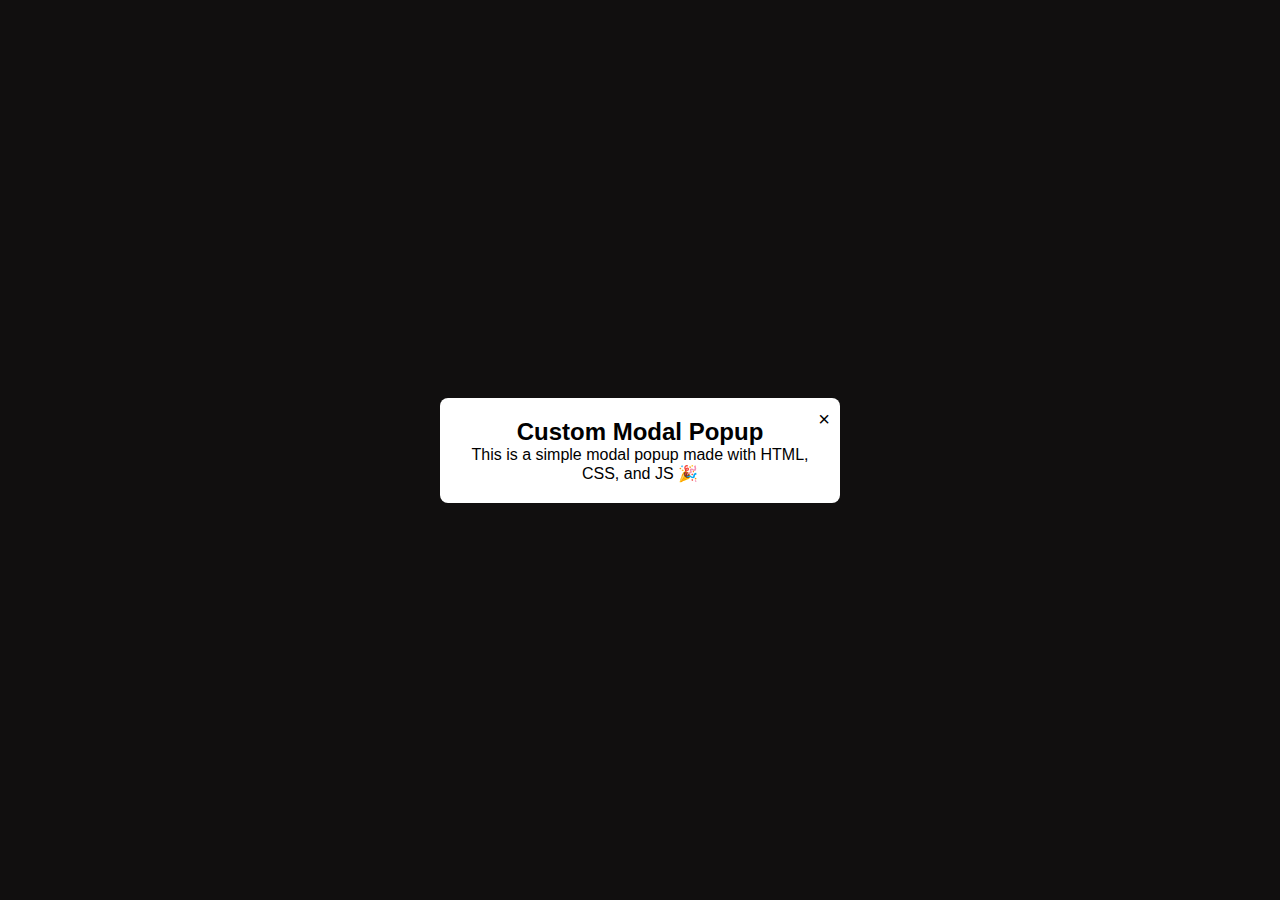
<file: CUSTOM_MODAL_POPUP/index.html>
<!DOCTYPE html>
<html lang="en">
<head>
  <meta charset="UTF-8">
  <meta name="viewport" content="width=device-width, initial-scale=1.0">
  <title>Custom Modal</title>
  <link rel="stylesheet" href="style.css">
</head>
<body>
  <!-- Open button -->
  <button id="openModalBtn">Open Modal</button>

  <!-- Modal -->
  <div id="modal" class="modal">
    <div class="modal-content">
      <span id="closeModalBtn" class="close">&times;</span>
      <h2>Custom Modal Popup</h2>
      <p>This is a simple modal popup made with HTML, CSS, and JS 🎉</p>
    </div>
  </div>

  <script src="script.js"></script>
</body>
</html>
</file>
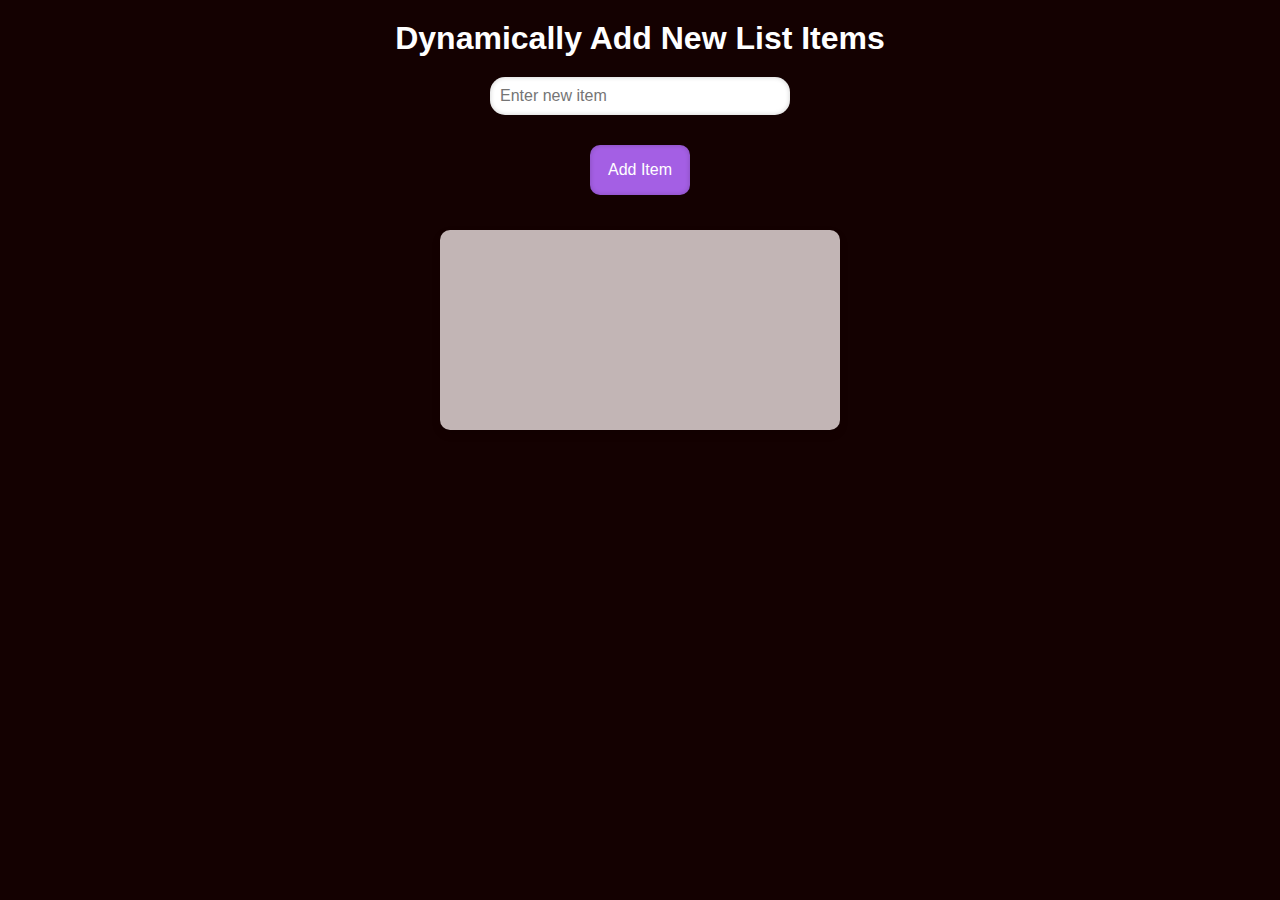
<file: DYNAMICALLY_ADD_NEW_LIST_ITEMS/index.html>
<!DOCTYPE html>
<html lang="en">
<head>
    <meta charset="UTF-8">
    <meta name="viewport" content="width=device-width, initial-scale=1.0">
    <title>Dynamically Add New List Items</title>
    <link rel="stylesheet" href="style.css">
</head>
<body>
    <h1>Dynamically Add New List Items</h1>
    <input type="text" id="new-item" placeholder="Enter new item">
    <button id="add-item">Add Item</button>
    <ul id="item-list">
        <!-- List items will be added here -->
    </ul>

    <script src="script.js"></script>
</body>
</html>
</file>
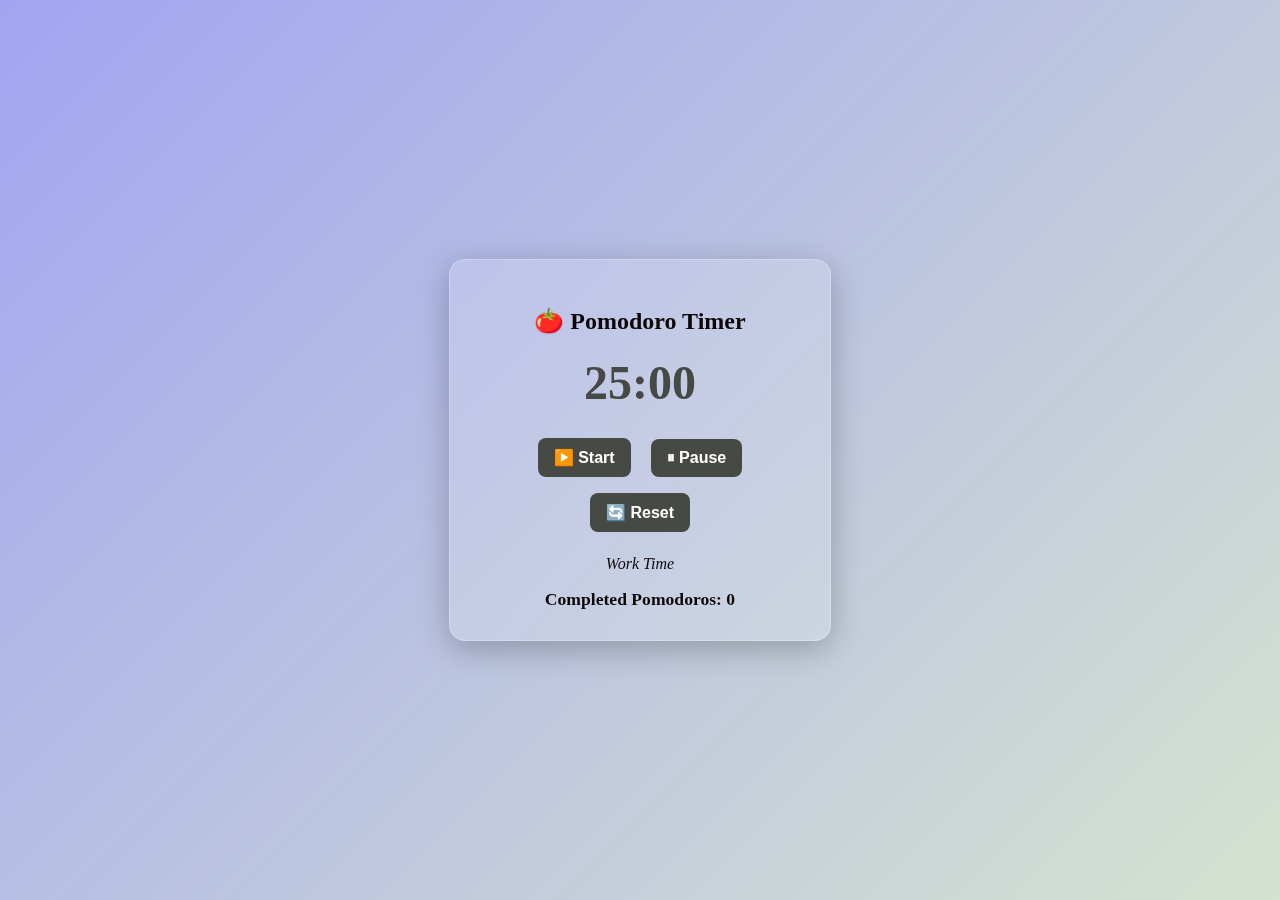
<file: POMODORO_COUNTER/index.html>
<!DOCTYPE html>
<html lang="en">
<head>
  <meta charset="UTF-8">
  <meta name="viewport" content="width=device-width, initial-scale=1.0">
  <title>Pomodoro Timer</title>
  <link rel="stylesheet" href="style.css">
</head>
<body>
  <div class="container">
    <h1>🍅 Pomodoro Timer</h1>
    
    <!-- Timer Display -->
    <div class="timer-display" id="timer">25:00</div>
    
    <!-- Controls -->
    <div class="controls">
      <button id="start">▶️ Start</button>
      <button id="pause">⏸ Pause</button>
      <button id="reset">🔄 Reset</button>
    </div>

    <!-- Status -->
    <p id="status">Work Session</p>

    <!-- Pomodoro Count -->
    <div class="pomodoro-count">
      Completed Pomodoros: <span id="count">0</span>
    </div>
  </div>

  <script src="script.js"></script>
</body>
</html>
</file>
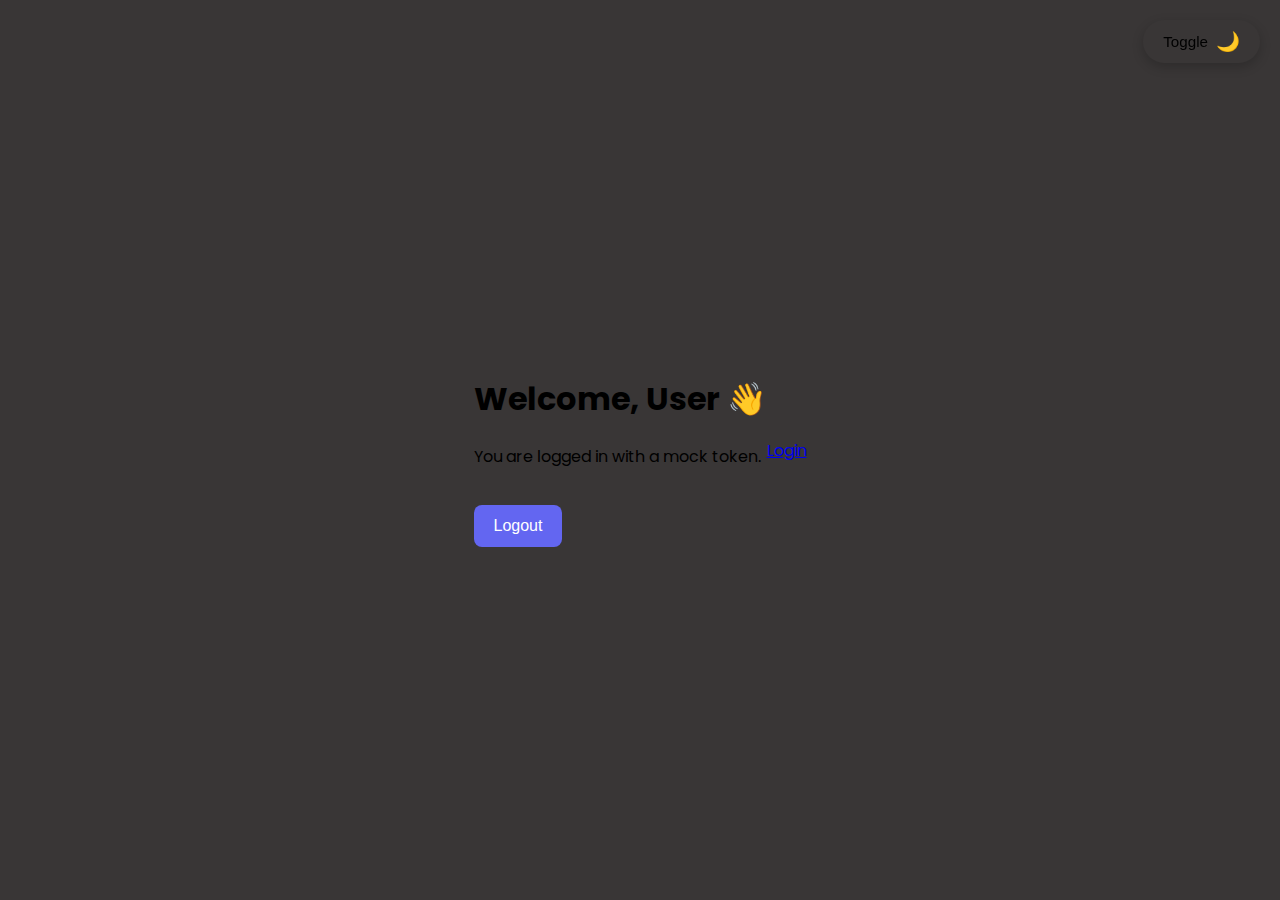
<file: AUTHENTICATION_MOCK_APP/dashboard.html>
<!DOCTYPE html>
<html lang="en">
<head>
  <meta charset="UTF-8">
  <meta name="viewport" content="width=device-width, initial-scale=1.0">
  <title>Mock Auth | Dashboard</title>
  <link href="https://fonts.googleapis.com/css2?family=Poppins:wght@400;600&display=swap" rel="stylesheet">
  <link rel="stylesheet" href="dashboard.css">
</head>
<body class="light">
  <div class="dashboard-container">
    <h1 id="welcome">Welcome, User 👋</h1>
    <p class="subtitle">You are logged in with a mock token.</p>
    <button id="logout">Logout</button>
  </div>

  <div class="theme-toggle">
  <button id="toggle-theme">Toggle <span>🌙</span></button>
</div>

<a href="login.html">Login</a>

 <!-- <button onclick = "history.back()">Back</button>
        <button onclick = "history.forward()">Forward</button> -->

  <script src="dashboard.js"></script>
  
    <script src="auth.js"></script>
</body>
</html>
</file>
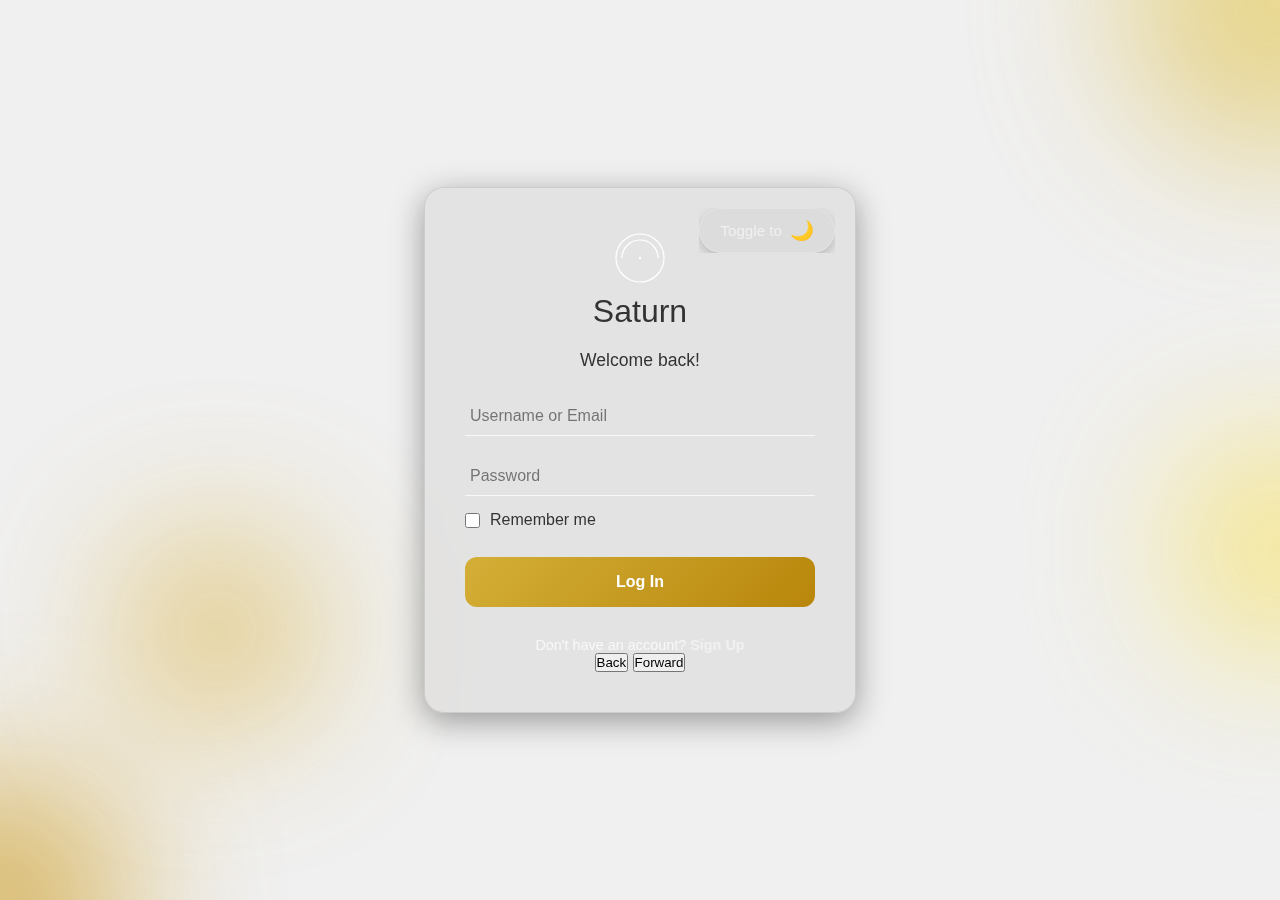
<file: AUTHENTICATION_MOCK_APP/login.html>
<!DOCTYPE html>
<html lang="en">
<head>
    <meta charset="UTF-8">
    <meta name="viewport" content="width=device-width, initial-scale=1.0">
    <title>Saturn - Login</title>
    <link href="https://fonts.googleapis.com/css2?family=Inter:wght@400;500;600&display=swap" rel="stylesheet">
    <link rel="stylesheet" href="style.css">
</head>
<body>
    <div class="background">
        <div class="blur-circle circle-1"></div>
        <div class="blur-circle circle-2"></div>
        <div class="blur-circle circle-3"></div>
        <div class="blur-circle circle-4"></div>
    </div>

    <div class="login-card">
        <div class="logo-container">
            <svg class="logo" viewBox="0 0 100 100" xmlns="http://www.w3.org/2000/svg">
                <circle cx="50" cy="50" r="40" fill="none" stroke="#fff" stroke-width="2" />
                <path d="M 20 50 A 30 30 0 0 1 80 50" fill="none" stroke="#fff" stroke-width="2" />
                <circle cx="50" cy="50" r="2" fill="#fff" />
            </svg>
            <h2>Saturn</h2>
        </div>
        <p class="welcome">Welcome back!</p>
        <form class="login-form">
            <div class="input-group">
                <input type="text" placeholder="Username or Email" required>
                <div class="line"></div>
            </div>
            <div class="input-group">
                <input type="password" placeholder="Password" required>
                <div class="line"></div>
            </div>
            <div class="remember-me">
                <input type="checkbox" id="remember">
                <label for="remember">Remember me</label>
            </div>
            <button type="submit" class="login-btn">Log In</button>
                
            <!-- <button class="log-in-btn" type="submit">Log In</button> -->
            <p class="sign-up-text">Don't have an account? <a href="#">Sign Up</a></p>
        </form>

       <button onclick = "history.back()">Back</button>
        <button onclick = "history.forward()">Forward</button>


        <div class="theme-toggle">
            <button id="toggle-theme">Toggle to <span>🌙</span></button>
    </div>
    <script src="login.js"></script>
    <script src="dashboard.js"></script>
    <script src="auth.js"></script>
    
</body>
</html>
</file>
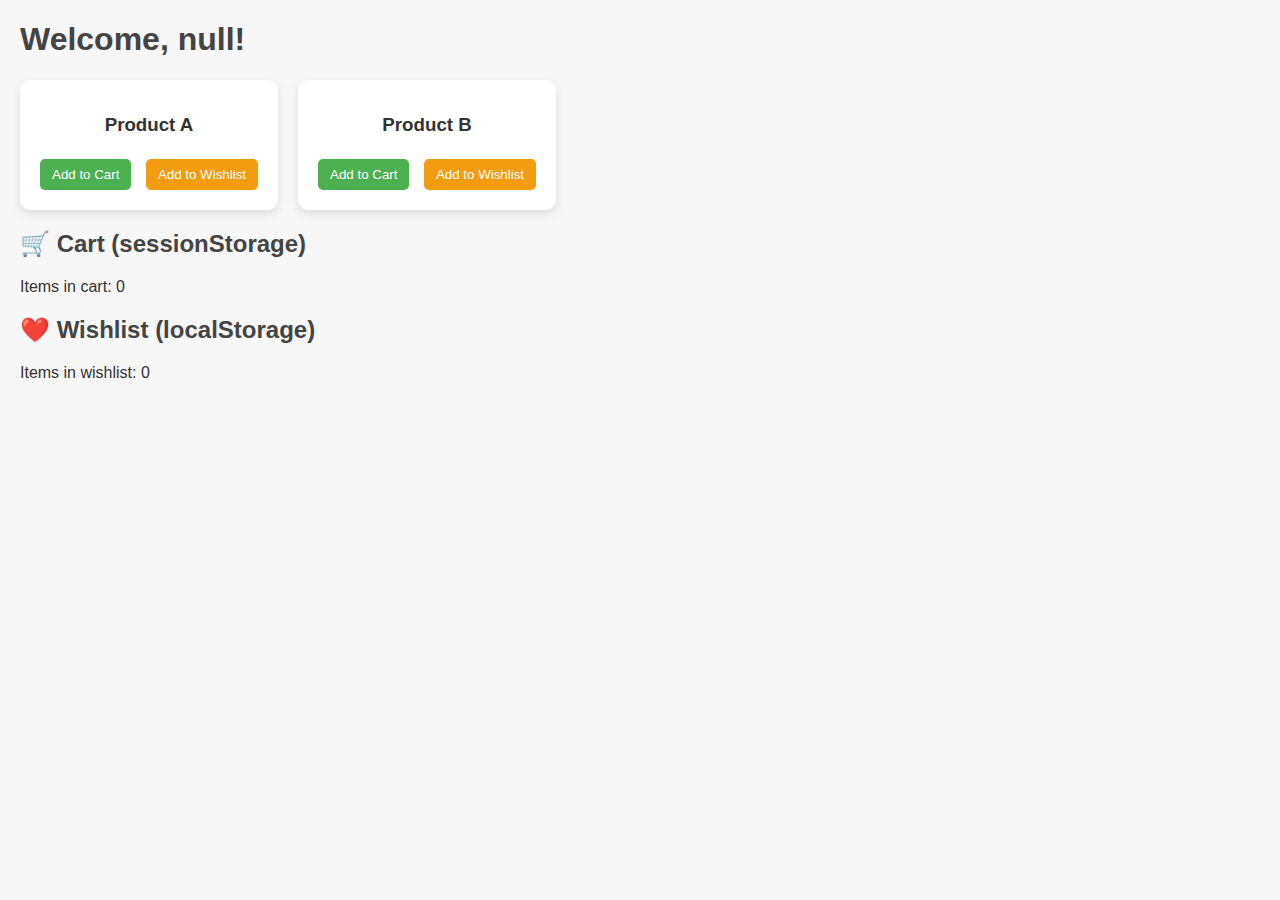
<file: SHOPPING_CART_DEMO/shopping.html>
<!DOCTYPE html>
<html lang="en">
<head>
  <meta charset="UTF-8">
  <meta name="viewport" content="width=device-width, initial-scale=1.0">
  <title>Shopping Cart Demo</title>
  <link rel="stylesheet" href="shopping.css">
</head>
<body>
  <h1 id="welcome"></h1>

  <div class="products">
    <div class="product">
      <h3>Product A</h3>
      <button class="CartBtn" data-item ="Product A">Add to Cart</button>
      <button class="wishBtn" data-item ="Product A">Add to Wishlist</button>
    </div>
    <div class="product">
      <h3>Product B</h3>
      <button class="CartBtn" data-item ="Product B">Add to Cart</button>
      <button class="wishBtn" data-item ="Product B">Add to Wishlist</button>
    </div>
  </div>

  <h2>🛒 Cart (sessionStorage)</h2>
  <ul id="cart"></ul>
  <p>Items in cart: <span id="cartCount">0</span></p>

  <h2>❤️ Wishlist (localStorage)</h2>
  <ul id="wishlist"></ul>
  <p>Items in wishlist: <span id="wishCount">0</span></p>

  <script src="shopping.js"></script>
</body>
</html>
</file>
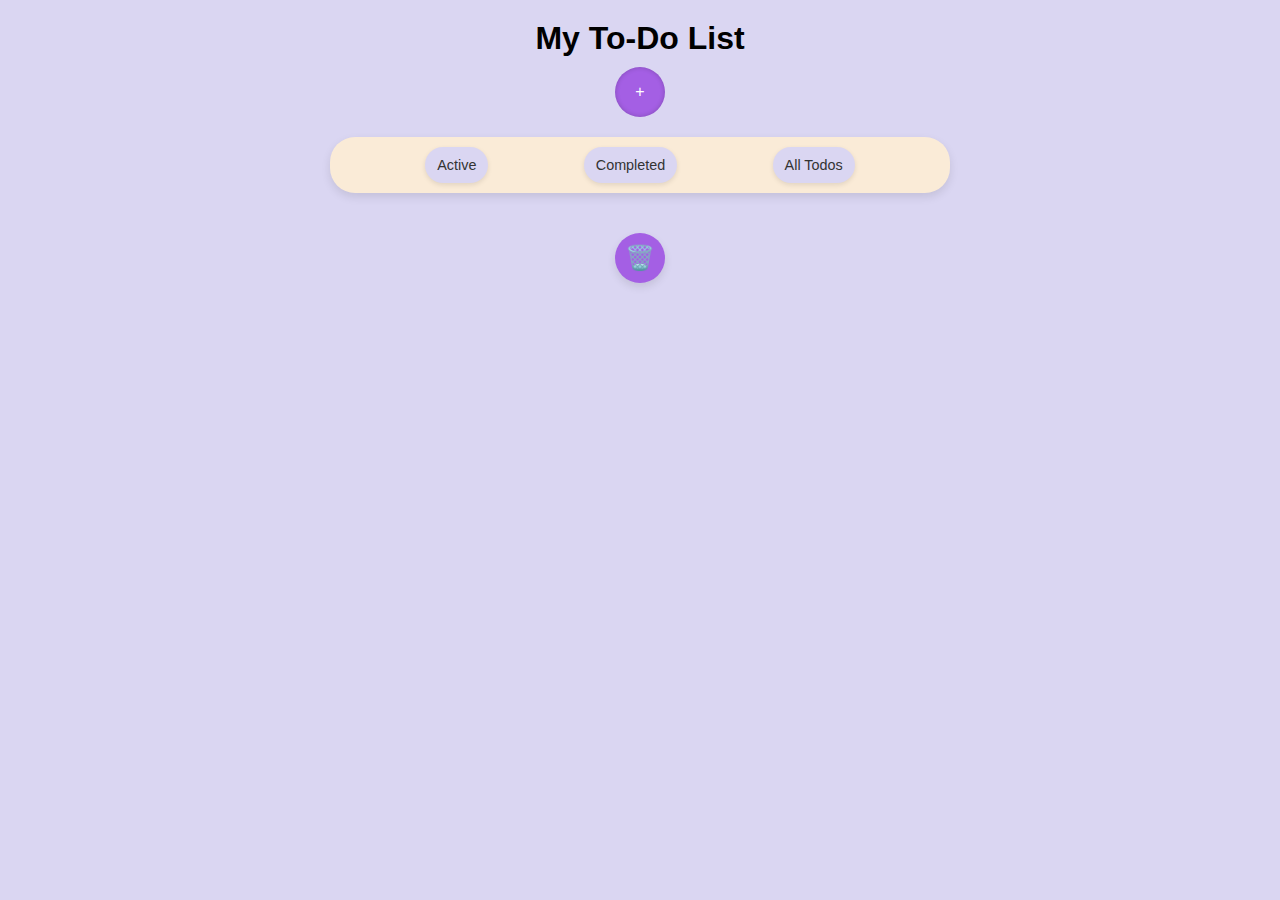
<file: TO-DO-LIST/to-do.html>
<!DOCTYPE html>
<html lang="en">
<head>
    <meta charset="UTF-8">
    <meta name="viewport" content="width=device-width, initial-scale=1.0">
    <title>To-Do App</title>
    <link rel="stylesheet" href="to-do.css">
</head>
<body>
    <h1>My To-Do List</h1>
    <div class="controls">
        <button id="Addtask">+</button>
    </div>

    <div class="filters">
        <button class="filter-button" data-filter="active">Active</button>
        <button class="filter-button" data-filter="completed">Completed</button>
        <button class="filter-button" data-filter="all">All Todos</button>
    </div>

    <div class="todo-list">
        <!-- <div class="todo-item">
            <input type="checkbox" id="task1" placeholder="Add a new task"> -->
            <!-- <label for="task1">Sample Task 1</label> -->
            <!-- <span class="task-text">Task 1</span>
            <button class="delete-button">Delete</button>
        </div> -->

        <!-- <div class="todo-item">
            <input type="checkbox" id="task2"> -->
            <!-- <label for="task2">Sample Task 2</label> -->
            <!-- <span class="task-text">Task 2</span>
            <button class="delete-button">Delete</button>
        </div> -->

    </div>

    <div>
        <button id="clearCompleted">🗑️</button>
    </div>
    <!-- <script src="to-do.js"></script> -->
    <script src="to-do.js" defer></script>

</body>
</html>
</file>
<file: CUSTOM_MODAL_POPUP/style.css>
*{
    box-sizing: border-box;
    margin: 0;
    padding: 0;
    font-family: Arial, sans-serif;
}

body {
    background-color: #221f1f;
    height: 100vh;
    display: flex;
    justify-content: center;
    align-items: center;
}


/* Background overlay */
.modal {
  display: none; /* hidden by default */
  position: fixed;
  top: 0;
  left: 0;
  width: 100%;
  height: 100%;
  background-color: rgba(0,0,0,0.5); /* semi-transparent bg */
  display: flex;
  justify-content: center;
  align-items: center;
}

/* Modal box */
.modal-content {
  background: white;
  padding: 20px;
  border-radius: 8px;
  width: 400px;
  text-align: center;
  position: relative;
}

/* Close button (X) */
.close {
  position: absolute;
  right: 10px;
  top: 10px;
  font-size: 20px;
  cursor: pointer;
}

/* Open button move the button to middle of the page */
#openModalBtn {
    display: block;
    margin: 20px auto;
    padding: 10px 20px;
    font-size: 16px;
    cursor: pointer;
    margin: 20px;
    border: none;
    background-color: #b8ccbf;
    color: rgb(23, 22, 22);
    border-radius: 5px;
    transition: background-color 0.3s;

}
#openModalBtn:hover {
    background-color: #a1b3a7;
}
</file>
<file: DYNAMICALLY_ADD_NEW_LIST_ITEMS/style.css>
*{
    margin: 0;
    padding: 0;
    box-sizing: border-box;
    font-family: Arial, Helvetica, sans-serif;
}

body{
    display: flex;
    flex-direction: column;
    align-items: center;
    background-color: #140101;
    padding: 20px;
    min-height: 100vh;
}

.controls{
    display: flex;
    justify-content: center;
    align-items: center;
    margin-bottom: 20px;
    margin-top: 10px;
    gap: 10px;
    flex-wrap: wrap; /* Allow wrapping on smaller screens */
    width: 100%; /* Full width for better responsiveness */
}

h1{
    color: white;
    margin-bottom: 20px;
}

#new-item{
    padding: 10px;
    border: none;
    border-radius: 15px;
    width: 300px;
    max-width: 100%;
    font-size: 16px;
    box-shadow: inset 0 0 5px rgba(0,0,0,0.2);
}

#add-item{
    padding: 10px 15px;
    border: none;
    border-radius: 10px;
    background-color: #a45fe4;
    color: white;
    width: 100px;
    height: 50px;
    display: flex;
    justify-content: center;
    align-items: center;
    box-shadow: inset 0 0 5px rgba(0,0,0,0.2);
    font-size: 2rem;
    cursor: pointer;
    font-size: 16px;
    transition: background-color 0.3s ease;
    margin: 30px;
}

#add-item:hover{
    background-color: #c79cf3;
    transform: scale(1.05);
}

ul{
    list-style-type: none;
    width: 100%;
    max-width: 400px;
    padding: 0;
    background-color: #c2b5b5;
    margin: 5px;
    padding: 10px;
    border-radius: 10px;
    box-shadow: 0 4px 10px rgba(0,0,0,0.1);
    min-height: 200px;
    max-height: 400px;
    overflow-y: auto;
}
li{
    background-color: white;
    margin-bottom: 10px;
    padding: 10px;
    border-radius: 5px;
    display: flex;
    justify-content: space-between;
    align-items: center;
    box-shadow: 0 2px 5px rgba(0,0,0,0.1);
}
</file>
<file: POMODORO_COUNTER/style.css>
/* pomodoro.css */

:root {
  --bg-dark: #121212;
  --bg-light: #ffffff;
  --glass-bg: rgba(255, 255, 255, 0.15);
  --glass-border: rgba(255, 255, 255, 0.25);
  --text-color: #0f0808;
  --accent: #474945;
}

body {
  font-family:'Times New Roman', Times, serif;
  background: linear-gradient(135deg, #a1a5f1, #d5e2d0);
  color: var(--text-color);
  margin: 0;
  height: 100vh;
  display: flex;
  align-items: center;
  justify-content: center;
}

/* Container with glass effect */
.container {
  background: var(--glass-bg);
  border: 1px solid var(--glass-border);
  backdrop-filter: blur(12px);
  -webkit-backdrop-filter: blur(12px);
  border-radius: 16px;
  padding: 30px;
  text-align: center;
  width: 320px;
  box-shadow: 0 8px 32px rgba(0, 0, 0, 0.25);
}

h1 {
  margin-bottom: 20px;
  font-size: 24px;
}

/* Timer Display */
.timer-display {
  font-size: 3em;
  font-weight: bold;
  margin: 20px 0;
  color: var(--accent);
}

/* Buttons */
.controls button {
  margin: 8px;
  padding: 10px 16px;
  font-size: 16px;
  border: none;
  border-radius: 8px;
  cursor: pointer;
  font-weight: bold;
  color: #fff;
  background: var(--accent);
  transition: transform 0.2s, background 0.2s;
}

.controls button:hover {
  transform: scale(1.05);
  background: #8f91de;
  color: #000;
}

#status {
  margin-top: 15px;
  font-style: italic;
}

.pomodoro-count {
  margin-top: 15px;
  font-size: 1.1em;
  font-weight: bold;
}
</file>
<file: AUTHENTICATION_MOCK_APP/dashboard.css>
/* Fonts & Base */
body {
    background-color: #393636;
  margin: 0;
  font-family: 'Poppins', sans-serif;
  display: flex;
  justify-content: center;
  align-items: center;
  height: 100vh;
  transition: background 0.3s ease, color 0.3s ease;
}

:root {
  --bg-light: #141516;
  --text-light: #222;
  --bg-dark: #121212;
  --text-dark: #655959;
  --primary: #6366f1;
  --glass-bg: rgba(255, 255, 255, 0.2);
  --glass-dark-bg: rgba(18, 18, 18, 0.4);
}

/* Dashboard */
.dashboard-container button {
  margin-top: 20px;
  padding: 12px 20px;
  border: none;
  border-radius: 8px;
  background: var(--primary);
  color: white;
  cursor: pointer;
  font-size: 1rem;
}

.dashboard-container button:hover {
  background: #4f46e5;
}


/* ========================= */
/* Theme Toggle Button Style */
/* ========================= */
.theme-toggle {
  position: fixed;
  top: 20px;
  right: 20px;
  z-index: 50; /* ensure it stays above other elements */
}

.theme-toggle button {
  background: var(--card-bg-color);
  backdrop-filter: blur(15px);
  -webkit-backdrop-filter: blur(15px);
  border: 1px solid var(--border-color);
  border-radius: 50px;
  padding: 10px 20px;
  font-size: 0.95rem;
  font-weight: 500;
  color: var(--text-color);
  display: flex;
  align-items: center;
  gap: 8px;
  cursor: pointer;
  transition: all 0.3s ease;
  box-shadow: 0 4px 12px rgba(0, 0, 0, 0.2);
}

.theme-toggle button span {
  font-size: 1.2rem;
}

.theme-toggle button:hover {
  background: linear-gradient(135deg, #D4AF37, #B8860B);
  color: #fff;
  transform: translateY(-2px);
  box-shadow: 0 6px 18px rgba(212, 175, 55, 0.3);
}

.theme-toggle button:active {
  transform: translateY(0);
}
</file>
<file: AUTHENTICATION_MOCK_APP/style.css>
:root {
    --card-bg-color: rgba(255, 255, 255, 0.1);
    --border-color: rgba(255, 255, 255, 0.2);
    --text-color: #f0f0f0;
    --placeholder-color: rgba(255, 255, 255, 0.7);
    --button-gradient: linear-gradient(90deg, #d4af37, #e0c268);
    --button-text-color: #333;
    --dark-bg-color: #121212;
    --light-bg-color: #f0f0f0;
    --dark-text-color: #f0f0f0;
    --light-text-color: #333;
}

*{
    margin: 0;
    padding: 0;
    overflow: hidden;
}

body {
    font-family: 'Poppins', sans-serif;
    margin: 0;
    padding: 0;
    display: flex;
    justify-content: center;
    align-items: center;
    min-height: 100vh;
    background-color: var(--dark-bg-color);
    overflow: hidden;
}


.login-card {
    width: 350px;
    height: auto;
    padding: 40px;
    background: var(--card-bg-color);
    backdrop-filter: blur(20px);
    -webkit-backdrop-filter: blur(20px);
    border: 1px solid var(--border-color);
    border-radius: 20px;
    box-shadow: 0 8px 32px 0 rgba(0, 0, 0, 0.37);
    text-align: center;
    color: var(--text-color);
}

.logo-container {
    display: flex;
    flex-direction: column;
    align-items: center;
    margin-bottom: 20px;
}

.logo {
    width: 60px;
    height: 60px;
    margin-bottom: 5px;
}

.logo-container h2 {
    font-size: 2em;
    font-weight: 500;
    margin: 0;
}

.welcome {
    font-weight: 400;
    font-size: 1.1em;
    margin-bottom: 25px;
}

form {
    display: flex;
    flex-direction: column;
    gap: 20px;
}

.input-group {
    position: relative;
    width: 100%;
    height: 40px;
}

.input-group input {
    width: 100%;
    height: 100%;
    background: transparent;
    border: none;
    outline: none;
    color: var(--text-color);
    font-size: 1em;
    padding: 0 5px;
}

.input-group input::placeholder {
    color: var(--placeholder-color);
}

.input-group .line {
    position: absolute;
    bottom: 0;
    left: 0;
    width: 100%;
    height: 1px;
    background-color: var(--placeholder-color);
    transition: background-color 0.3s;
}

.input-group input:focus + .line {
    background-color: #d4af37;
}

.remember-me {
    display: flex;
    align-items: center;
    gap: 10px;
    text-align: left;
    margin-top: -5px;
}

.remember-me input[type="checkbox"] {
    accent-color: #d4af37;
    width: 15px;
    height: 15px;
}

 
 /* Login button */ 
.login-btn {
    width: 100%;
    padding: 16px;
    background: linear-gradient(135deg, #D4AF37, #B8860B);
    border: none;
    border-radius: 12px;
    color: white;
    font-size: 16px;
    font-weight: 600;
    cursor: pointer;
    transition: all 0.3s ease;
    margin-top: 8px;
}

.login-btn:hover {
    background: linear-gradient(135deg, #B8860B, #DAA520);
    transform: translateY(-2px);
    box-shadow: 0 8px 25px rgba(212, 175, 55, 0.3);
}

.login-btn:active {
    transform: translateY(0);
}



/* Responsive design */
@media (max-width: 480px) {
    .login-card {
        padding: 32px 24px;
        margin: 16px;
    }
    
    .app-title {
        font-size: 28px;
    }
    
    .circle-1, .circle-2, .circle-3, .circle-4 {
        filter: blur(60px);
    }
}
/* sign-up */
.sign-up-text {
    font-size: 0.9em;
    color: var(--placeholder-color);
    margin-top: 10px;
}

.sign-up-text a {
    color: var(--text-color);
    text-decoration: none;
    font-weight: 600;
    transition: color 0.2s;
}

.sign-up-text a:hover {
    color: #d4af37;
}
/* Custom scrollbar for better aesthetics */
::-webkit-scrollbar {
    width: 8px;
}

::-webkit-scrollbar-track {
    background: rgba(255, 255, 255, 0.1);
}

::-webkit-scrollbar-thumb {
    background: rgba(255, 255, 255, 0.3);
    border-radius: 4px;
}

::-webkit-scrollbar-thumb:hover {
    background: rgba(255, 255, 255, 0.5);
}




/* Background with animated blur circles */
.background {
    position: fixed;
    top: 0;
    left: 0;
    width: 100%;
    height: 100%;
    z-index: -1;
}

.blur-circle {
    position: absolute;
    border-radius: 50%;
    filter: blur(80px);
    opacity: 0.7;
    animation: float 20s ease-in-out infinite;
}

.circle-1 {
    width: 300px;
    height: 300px;
    background: linear-gradient(45deg, #D4AF37, #F4E57C);
    top: -150px;
    right: -150px;
    animation-delay: 0s;
}

.circle-2 {
    width: 250px;
    height: 250px;
    background: linear-gradient(45deg, #B8860B, #DAA520);
    bottom: -125px;
    left: -125px;
    animation-delay: -5s;
}

.circle-3 {
    width: 200px;
    height: 200px;
    background: linear-gradient(45deg, #F4E57C, #FFD700);
    top: 50%;
    right: -100px;
    animation-delay: -10s;
}

.circle-4 {
    width: 180px;
    height: 180px;
    background: linear-gradient(45deg, #DAA520, #D4AF37);
    bottom: 20%;
    left: 10%;
    animation-delay: -15s;
}

@keyframes float {
    0%, 100% {
        transform: translateY(0px) rotate(0deg);
    }
    50% {
        transform: translateY(-20px) rotate(180deg);
    }
}

/* Dashboard */
.dashboard-container button {
  margin-top: 20px;
  padding: 12px 20px;
  border: none;
  border-radius: 8px;
  background: var(--primary);
  color: white;
  cursor: pointer;
  font-size: 1rem;
}

.dashboard-container button:hover {
  background: #4f46e5;
}

/* ========================= */
/* THEME STYLES */
/* ========================= */

/* Dark Theme (default) */
body.dark {
  background-color: var(--dark-bg-color);
  color: var(--dark-text-color);
}

body.dark .login-card {
  background: var(--card-bg-color);
  color: var(--dark-text-color);
}

/* Light Theme */
body.light {
  background-color: var(--light-bg-color);
  color: var(--light-text-color);
}

body.light .login-card {
  background: rgba(0, 0, 0, 0.05);
  border: 1px solid rgba(0, 0, 0, 0.1);
  color: var(--light-text-color);
}

body.light input {
  color: var(--light-text-color);
}

body.light input::placeholder {
  color: rgba(0, 0, 0, 0.5);
}

/* ========================= */
/* Theme Toggle Button Style */
/* ========================= */
.theme-toggle {
  position: fixed;
  top: 20px;
  right: 20px;
  z-index: 50; /* ensure it stays above other elements */
}

.theme-toggle button {
  background: var(--card-bg-color);
  backdrop-filter: blur(15px);
  -webkit-backdrop-filter: blur(15px);
  border: 1px solid var(--border-color);
  border-radius: 50px;
  padding: 10px 20px;
  font-size: 0.95rem;
  font-weight: 500;
  color: var(--text-color);
  display: flex;
  align-items: center;
  gap: 8px;
  cursor: pointer;
  transition: all 0.3s ease;
  box-shadow: 0 4px 12px rgba(0, 0, 0, 0.2);
}

.theme-toggle button span {
  font-size: 1.2rem;
}

.theme-toggle button:hover {
  background: linear-gradient(135deg, #D4AF37, #B8860B);
  color: #fff;
  transform: translateY(-2px);
  box-shadow: 0 6px 18px rgba(212, 175, 55, 0.3);
}

.theme-toggle button:active {
  transform: translateY(0);
}
</file>
<file: SHOPPING_CART_DEMO/shopping.css>
body {
  font-family: Arial, sans-serif;
  margin: 20px;
  background: #f7f7f7;
  color: #333;
}

h1, h2 {
  color: #444;
}

.products {
  display: flex;
  gap: 20px;
  margin-bottom: 20px;
}

.product {
  background: white;
  padding: 15px;
  border-radius: 10px;
  box-shadow: 0 4px 10px rgba(0,0,0,0.1);
  text-align: center;
}

button {
  margin: 5px;
  padding: 8px 12px;
  border: none;
  border-radius: 5px;
  cursor: pointer;
}  

button:first-of-type {
  background: #4CAF50;
  color: white;
}

button:last-of-type {
  background: #f39c12;
  color: white;
}
</file>
<file: TO-DO-LIST/to-do.css>
*{
    margin: 0;
    padding: 0;
    box-sizing: border-box;
    font-family: Arial, sans-serif;
}

body{
    display: flex;
    flex-direction: column;
    align-items: center;
    background-color: #dad6f2;
    padding: 20px;
    min-height: 100vh;

}

.controls{
    display: flex;
    justify-content: center;
    align-items: center;
    margin-bottom: 20px;
    margin-top: 10px;
    gap: 10px;
    flex-wrap: wrap; /* Allow wrapping on smaller screens */
    width: 100%; /* Full width for better responsiveness */
}

#Addtask{
    padding: 10px 15px;
    border: none;
    border-radius: 50px;
    background-color: #a45fe4;
    color: white;
    width: 50px;
    height: 50px;
    display: flex;
    justify-content: center;
    align-items: center;
    box-shadow: inset 0 0 5px rgba(0,0,0,0.2);
    font-size: 2rem;
    cursor: pointer;
    font-size: 16px;
    transition: background-color 0.3s ease;
}

#Addtask:hover{
    background-color: #c79cf3;
    transform: scale(1.05);
}

.filters{
    display: flex;
    gap: 10px;
    margin-bottom: 20px;
    background-color: antiquewhite;
    padding: 10px;
    border-radius: 25px;
    box-shadow: 0 4px 10px rgba(0,0,0,0.1);
    flex-wrap: wrap; /* Allow wrapping on smaller screens */
    justify-content: space-evenly; /* Center buttons */
    width: 50%; /* Full width for better responsiveness */

}

.filters button{
    padding: 10px 12px;
    border: none;
    border-radius: 20px;
    background-color: #dad6f2;
    transition: background-color 0.3s ease , transform 0.3s ease;
    cursor: pointer;
    font-size: 0.9rem;
    color: #333;
    text-align: center;
    box-shadow: 0 2px 5px rgba(0,0,0,0.1);
}

.filters button:hover{
    background-color: #a45fe4;
    color: white;
    transform: scale(1.05);
}


.todo-list{
    width: 100%;
    display: flex;
    flex-direction: column;
    gap: 10px;
    max-width: 600px;
    position: relative;
}

.todo-list div{
    display: flex;
    align-items: center;
    justify-content: space-between;
    padding: 12px 16px;
    border: 1px solid #eee;
    border-radius: 8px;
    background-color: white;
    box-shadow: 0 2px 5px rgba(0,0,0,0.1);
}

.todo-list div:hover{
    box-shadow: 0 4px 10px rgba(0,0,0,0.2);
}

.todo-item input[type="checkbox"]{
    -webkit-appearance: none;
    appearance: none;
    width: 20px;
    height: 20px;
    border-radius: 50%;
    border: 2px solid #ccc;
    margin-right: 15px;
    font-size: 1rem;
    color: #333;
    word-break: break-word; /* Handle long words */
    padding-right: 10px;
    cursor: pointer;
    transition: border-color 0.3s ease, background-color 0.3s ease;
}

.todo-item input[type="checkbox"]:checked{
    border-color: #8A2BE2;
    background-color: #8A2BE2;
    box-shadow: inset 0 0 5px rgba(0,0,0,0.2);
}

.todo-item span{
    flex-grow: 1;
    font-size: 1rem;
    color: #333;
}

.todo-item.completed span {
    text-decoration: line-through;
    color: #aaa;
}

.todo-item button{
    background: none;
    border: none;
    color: #e25959;
    font-size: 1.2rem;
    cursor: pointer;
    transition: color 0.3s ease;
}

.todo-item button:hover{
    color: #c0392b;
}

@media (max-width: 600px) {
    .controls {
        flex-direction: column;
        width: 90%;
    }

    .filters {
        width: 90%;
    }
}

/* completed tasks button */
#clearCompleted{
    /* padding: 10px;
    margin: 20px;
    border: none;
    border-radius: 25px;
    background-color: #e7a7a0;
    cursor: pointer; */

    background-color: #a45fe4;
    color: white;
    border-radius: 50%;
    width: 50px;
    height: 50px;
    font-size: 1.5rem;
    border: none;
    display: flex;
    justify-content: center;
    align-items: center;
    cursor: pointer;
    box-shadow: 0 4px 8px rgba(0, 0, 0, 0.1);
    margin-top: 20px;
    transition: transform 0.2s;
    
}
#clearCompleted:hover{
    background-color: #c79cf3;
    transform: scale(1.05);
}

/* Placeholder styling for contenteditable */
.task-text {
  outline: none; /* Removes the blue border */
  cursor: text;  /* Keeps text cursor */
  color: #333;
}

.task-text.empty {
  color: #aaa; /* Light gray for placeholder effect */
}
</file>
